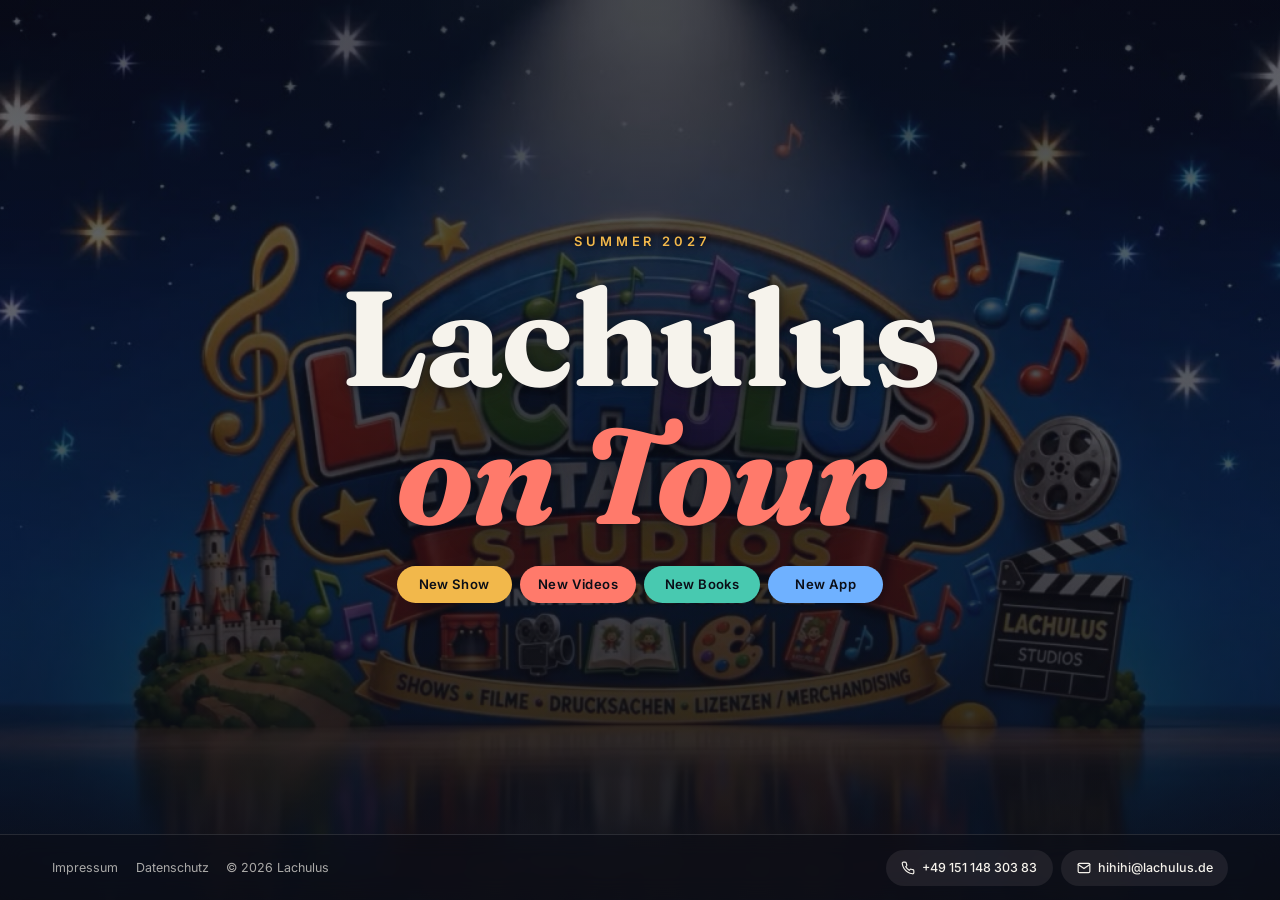
<file: index.html>
<!DOCTYPE html>
<html lang="de">

<head>
  <meta charset="utf-8">
  <meta name="viewport" content="width=device-width, initial-scale=1, viewport-fit=cover">
  <title>Lachulus-On Tour Summer 2027</title>
  <meta name="description"
    content="Lachulus on Tour — Sommer 2027: neue Show, neue Videos, neue Bücher, neue App. Für Anfragen und Kooperationen.">
  <meta name="theme-color" content="#0B0E17">
  <meta name="robots" content="index, follow">
  <link rel="canonical" href="https://www.lachulus.de/">

  <!-- Social-Media-Vorschau: die meisten Besucher kommen über geteilte Links. -->
  <meta property="og:type" content="website">
  <meta property="og:locale" content="de_DE">
  <meta property="og:site_name" content="Lachulus">
  <meta property="og:title" content="Lachulus — On Tour Summer 2027">
  <meta property="og:description"
    content="Neue Show, neue Videos, neue Bücher, neue App — die nächste Staffel von Lachulus startet.">
  <meta property="og:url" content="https://www.lachulus.de/">
  <meta property="og:image" content="https://www.lachulus.de/assets/img/og-image.jpg">
  <meta property="og:image:width" content="1200">
  <meta property="og:image:height" content="630">
  <meta property="og:image:alt" content="Lachulus on Tour — Summer 2027">
  <meta name="twitter:card" content="summary_large_image">

  <link rel="icon" href="assets/img/favicon.svg" type="image/svg+xml">

  <!-- Die lateinischen Schnitte werden garantiert gebraucht: vorladen. -->
  <link rel="preload" href="assets/fonts/fraunces-600-700-latin.woff2" as="font" type="font/woff2" crossorigin>
  <link rel="preload" href="assets/fonts/inter-400-600-latin.woff2" as="font" type="font/woff2" crossorigin>
  <link rel="stylesheet" href="assets/style.css">
</head>

<body>
  <a class="skip-link" href="#kontakt">Zum Kontaktbereich springen</a>

  <main class="stage">

    <!-- Rückfallebene aus dem Entwurf. Immer da, auch ohne Video. -->
    <div class="stage__sky" aria-hidden="true"></div>

    <!--
    Hintergrundvideo: muted, loop, playsinline — wie im Briefing. Rein
    dekorativ, daher aria-hidden und ohne Bedienelemente. Selbst gehostet,
    kein YouTube-Embed, damit kein Cookie-Banner nötig wird.

    KEIN autoplay-Attribut, und das ist Absicht. Mit autoplay startet der
    Browser, sobald er ein paar Sekunden im Puffer hat. Reicht die Leitung
    dann nicht, läuft die Wiedergabe dem Puffer davon und das Video stockt —
    gemessen: 2,7 Mbit/s Datenrate gegen 1–3,5 Mbit/s Leitung, das Video war
    nach 18,9 s geladen und dauert 20 s. Genau daher kam das Ruckeln.

    Stattdessen startet das Skript unten erst, wenn die Datei durchgehend
    gepuffert ist. Bis dahin steht das Posterbild — das ist das erste Bild der
    Schleife, der Übergang ist also unsichtbar. Danach läuft die Schleife aus
    dem Cache und kann gar nicht mehr stocken.

    Die Quellen stehen in data-src statt src, damit der Vorablese-Scanner des
    Browsers nicht schon die grosse Fassung holt, bevor das Skript die
    passende auswählen konnte.

    Neue Dateinamen (-v3): Videos werden dauerhaft zwischengespeichert
    (vercel.json). Ohne neuen Namen bekämen wiederkehrende Besucher die alte
    Fassung.
  -->
    <video class="stage__video" id="bg-video" poster="assets/img/poster-v2.jpg" muted loop playsinline preload="auto"
      disablepictureinpicture tabindex="-1" aria-hidden="true">
      <source id="src-mp4" type="video/mp4" data-src="assets/video/lachulus-loop-v3.mp4"
        data-src-small="assets/video/lachulus-loop-mobile-v3.mp4">
    </video>

    <!-- Ohne JavaScript bleibt oben nur das Posterbild. Inhalt von <noscript>
       wird bei aktivem JavaScript nicht als Markup gelesen, der Scanner holt
       hier also nichts — abgeschaltet spielt die Desktopfassung wie bisher. -->
    <noscript>
      <video class="stage__video" poster="assets/img/poster-v2.jpg" autoplay muted loop playsinline
        disablepictureinpicture tabindex="-1" aria-hidden="true">
        <source src="assets/video/lachulus-loop-v3.mp4" type="video/mp4">
      </video>
    </noscript>

    <script>
      /*
        Wählt die Quelle und startet die Wiedergabe — aber erst dann, wenn sie
        garantiert durchläuft.

        Warum so umständlich: ein Hintergrundvideo, das mitten in der Schleife
        nachlädt, fällt sofort als Ruckeln auf. Der Browser startet von sich
        aus, sobald „genug" im Puffer ist, und schätzt dabei die Leitung
        optimistisch ein. Auf einer schwankenden Verbindung geht das schief.

        Deshalb: erst laden, dann starten. Sobald die Datei einmal vollständig
        da ist, läuft die Schleife aus dem Cache — ab da ist Stocken technisch
        ausgeschlossen.

        Dazu die üblichen Fallstricke beim Autoplay:
          - iOS im Stromsparmodus sperrt es grundsätzlich; erst eine Berührung
            der Seite hebt die Sperre auf.
          - Safari pausiert beim Wechsel in den Hintergrund und startet von
            allein nicht wieder.
      */
      (function () {
        var stage = document.querySelector('.stage');
        var video = document.getElementById('bg-video');
        var mp4 = document.getElementById('src-mp4');
        if (!video || !mp4 || !window.matchMedia) return;

        /* Bewegung reduzieren: die Quelle fliegt raus, bevor sie je ein src
           bekommt — es wird also kein einziges Byte Video geladen. */
        if (matchMedia('(prefers-reduced-motion: reduce)').matches) {
          mp4.remove();
          return;
        }

        var small = matchMedia('(max-width: 820px)').matches;
        var url = small ? mp4.getAttribute('data-src-small') : mp4.getAttribute('data-src');
        mp4.remove();

        /* Safari übernimmt das muted-Attribut nach einem load() nicht
           zuverlässig — und ohne muted verweigert jeder Browser das Abspielen
           ohne Nutzergeste. */
        video.muted = true;
        video.defaultMuted = true;

        var started = false;

        function play() {
          if (!video.paused) return;
          var p = video.play();
          /* Abgelehnte Zusage abfangen, sonst schreibt die Konsole bei jedem
             gesperrten Autoplay einen unbehandelten Fehler. */
          if (p && p.catch) p.catch(function () { });
        }

        function begin() {
          if (started) return;
          started = true;
          play();
        }

        /* Die Datei wird komplett geladen und erst dann abgespielt.

           Der naheliegende Weg — src setzen, autoplay, den Browser puffern
           lassen — geht hier schief, gleich zweimal:

           1. Mit autoplay startet der Browser, sobald er „genug" im Puffer
              wähnt. Auf einer schwankenden Leitung läuft die Wiedergabe dem
              Puffer davon, und das Video stockt. Genau das war der Fehler.
           2. Einfach auf einen vollen Puffer zu warten, hilft nicht: Browser
              brechen das Vorausladen bei einem Video, das nicht läuft,
              bewusst ab. Gemessen war die Datei auch nach 40 Sekunden auf
              einer 3-Mbit-Leitung nie vollständig gepuffert.

           Deshalb wird die Datei per fetch() am Stück geholt und als Blob an
           das Video gegeben. Ab dann liegt sie vollständig im Speicher — die
           Wiedergabe kann technisch nicht mehr nachladen und damit auch nicht
           mehr ruckeln. Bis dahin steht das Posterbild, und das ist das erste
           Bild der Schleife: der Übergang ist unsichtbar.

           Der Browser-Cache greift dabei normal, und weil vercel.json die
           Videos unbefristet zwischenspeichern lässt, fällt der Ladevorgang
           beim zweiten Besuch ganz weg. */
        function playFromMemory() {
          if (!window.fetch || !window.URL || !URL.createObjectURL) return playDirect();
          fetch(url, { credentials: 'same-origin' })
            .then(function (r) {
              if (!r.ok) throw new Error(r.status);
              return r.blob();
            })
            .then(function (blob) {
              video.src = URL.createObjectURL(blob);
              video.load();
              begin();
            })
            .catch(playDirect);
        }

        /* Rückfallebene, falls fetch scheitert: dann eben direkt — lieber ein
           Video, das eventuell nachlädt, als gar keines. */
        var fellBack = false;
        function playDirect() {
          if (fellBack) return;
          fellBack = true;
          video.src = url;
          video.load();
          video.addEventListener('canplay', begin);
          begin();
        }

        ['loadeddata', 'canplay', 'canplaythrough'].forEach(function (ev) {
          video.addEventListener(ev, function () { if (started) play(); });
        });

        /* Läuft das Video, ist die Farbfläche darunter vollständig verdeckt.
           Die Klasse hält deren Animation an und startet den Wechsel zwischen
           heller und abgedunkelter Phase. */
        video.addEventListener('playing', function () {
          if (stage) stage.classList.add('is-playing');
        });
        video.addEventListener('emptied', function () {
          if (stage) stage.classList.remove('is-playing');
        });

        /* Rückkehr aus Hintergrund, Sperrbildschirm oder Vor-/Zurück-Cache:
           nur weiterlaufen lassen, was schon einmal gestartet war. */
        document.addEventListener('visibilitychange', function () {
          if (!document.hidden && started) play();
        });
        window.addEventListener('pageshow', function () { if (started) play(); });

        /* Letzte Rettung für den iOS-Stromsparmodus: die erste Berührung der
           Seite gibt das Abspielen frei. Einmalig und passiv, damit die Geste
           selbst nicht ausgebremst wird. */
        var once = { once: true, passive: true };
        ['touchstart', 'pointerdown', 'keydown'].forEach(function (ev) {
          document.addEventListener(ev, function () { if (started) play(); }, once);
        });

        playFromMemory();
      })();
    </script>

    <div class="stage__scrim" aria-hidden="true"></div>

    <div class="pitch">
      <p class="eyebrow">Summer 2027</p>

      <!-- Zwei Zeilen, bewusst fest umgebrochen: „on Tour" gehört unter
         „Lachulus" und soll nicht mit der Fensterbreite hin und her springen.
         Der Umbruch steckt in .headline .accent { display: block }. -->
      <h1 class="headline">Lachulus <span class="accent">on&nbsp;Tour</span></h1>

      <ul class="badges">
        <li class="badge">New Show</li>
        <li class="badge">New Videos</li>
        <li class="badge">New Books</li>
        <li class="badge">New App</li>
      </ul>
    </div>

    <footer class="footer" id="kontakt">
      <h2 class="visually-hidden">Kontakt und rechtliche Hinweise</h2>
      <div class="footer__inner">

        <nav class="footer__legal" aria-label="Rechtliches">
          <a href="impressum.html">Impressum</a>
          <a href="datenschutz.html">Datenschutz</a>
          <span>&copy; 2026 Lachulus</span>
        </nav>

        <div class="footer__contact">
          <a class="icon-btn" href="tel:+4915114830383" aria-label="Anrufen: plus 49 151 148 303 83">
            <svg viewBox="0 0 24 24" fill="none" stroke="currentColor" stroke-width="2" stroke-linecap="round"
              stroke-linejoin="round" aria-hidden="true">
              <path
                d="M22 16.92v3a2 2 0 0 1-2.18 2 19.79 19.79 0 0 1-8.63-3.07 19.5 19.5 0 0 1-6-6 19.79 19.79 0 0 1-3.07-8.67A2 2 0 0 1 4.11 2h3a2 2 0 0 1 2 1.72c.127.96.361 1.903.7 2.81a2 2 0 0 1-.45 2.11L8.09 9.91a16 16 0 0 0 6 6l1.27-1.27a2 2 0 0 1 2.11-.45c.907.339 1.85.573 2.81.7A2 2 0 0 1 22 16.92z" />
            </svg>
            <span>+49 151 148 303 83</span>
          </a>

          <a class="icon-btn" href="mailto:hihihi@lachulus.de" aria-label="E-Mail schreiben an hihihi@lachulus.de">
            <svg viewBox="0 0 24 24" fill="none" stroke="currentColor" stroke-width="2" stroke-linecap="round"
              stroke-linejoin="round" aria-hidden="true">
              <path d="M22 6c0-1.1-.9-2-2-2H4a2 2 0 0 0-2 2v12a2 2 0 0 0 2 2h16a2 2 0 0 0 2-2V6z" />
              <path d="m22 6-10 7L2 6" />
            </svg>
            <!-- Auf dem Handy wird die Adresse zu „E-Mail" gekürzt, damit die
               Leiste einzeilig und damit schmal bleibt. -->
            <span class="icon-btn__long">hihihi@lachulus.de</span>
            <span class="icon-btn__short">E-Mail</span>
          </a>
        </div>

      </div>
    </footer>

  </main>

</body>

</html>
</file>
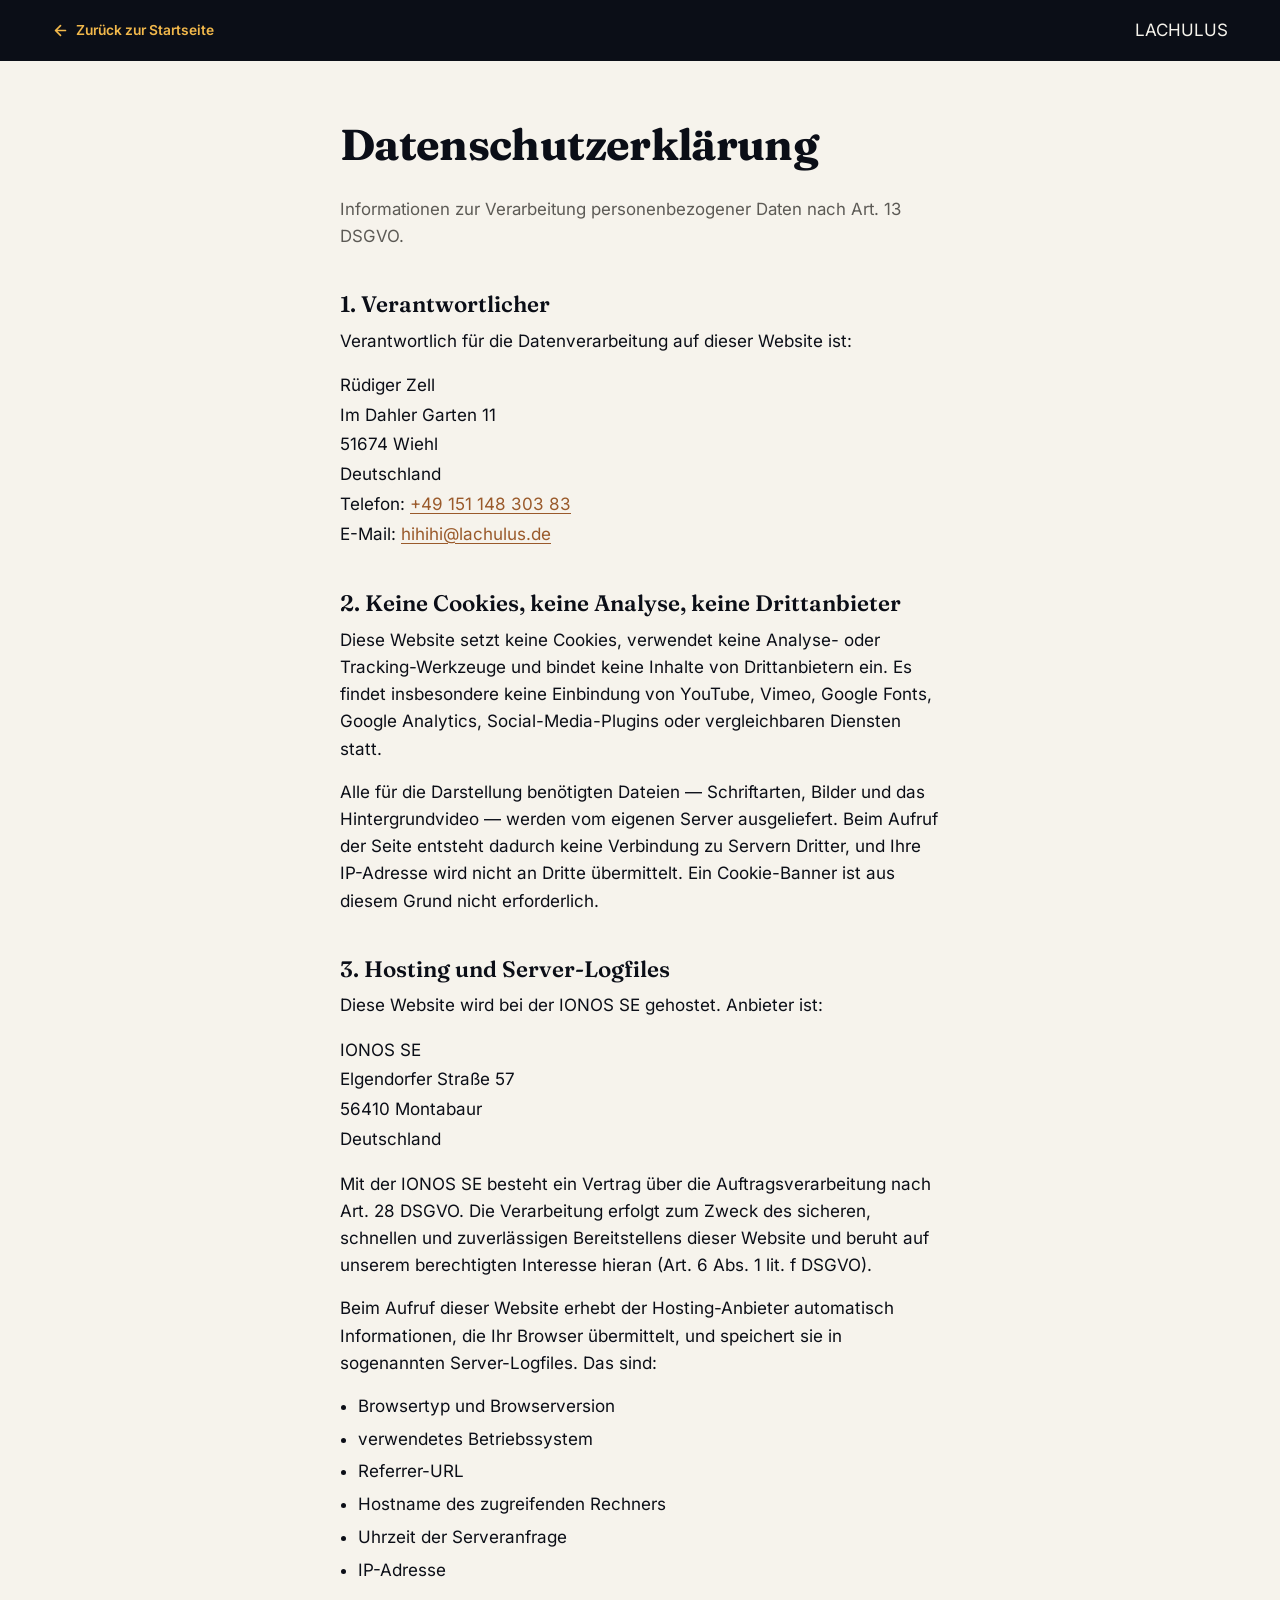
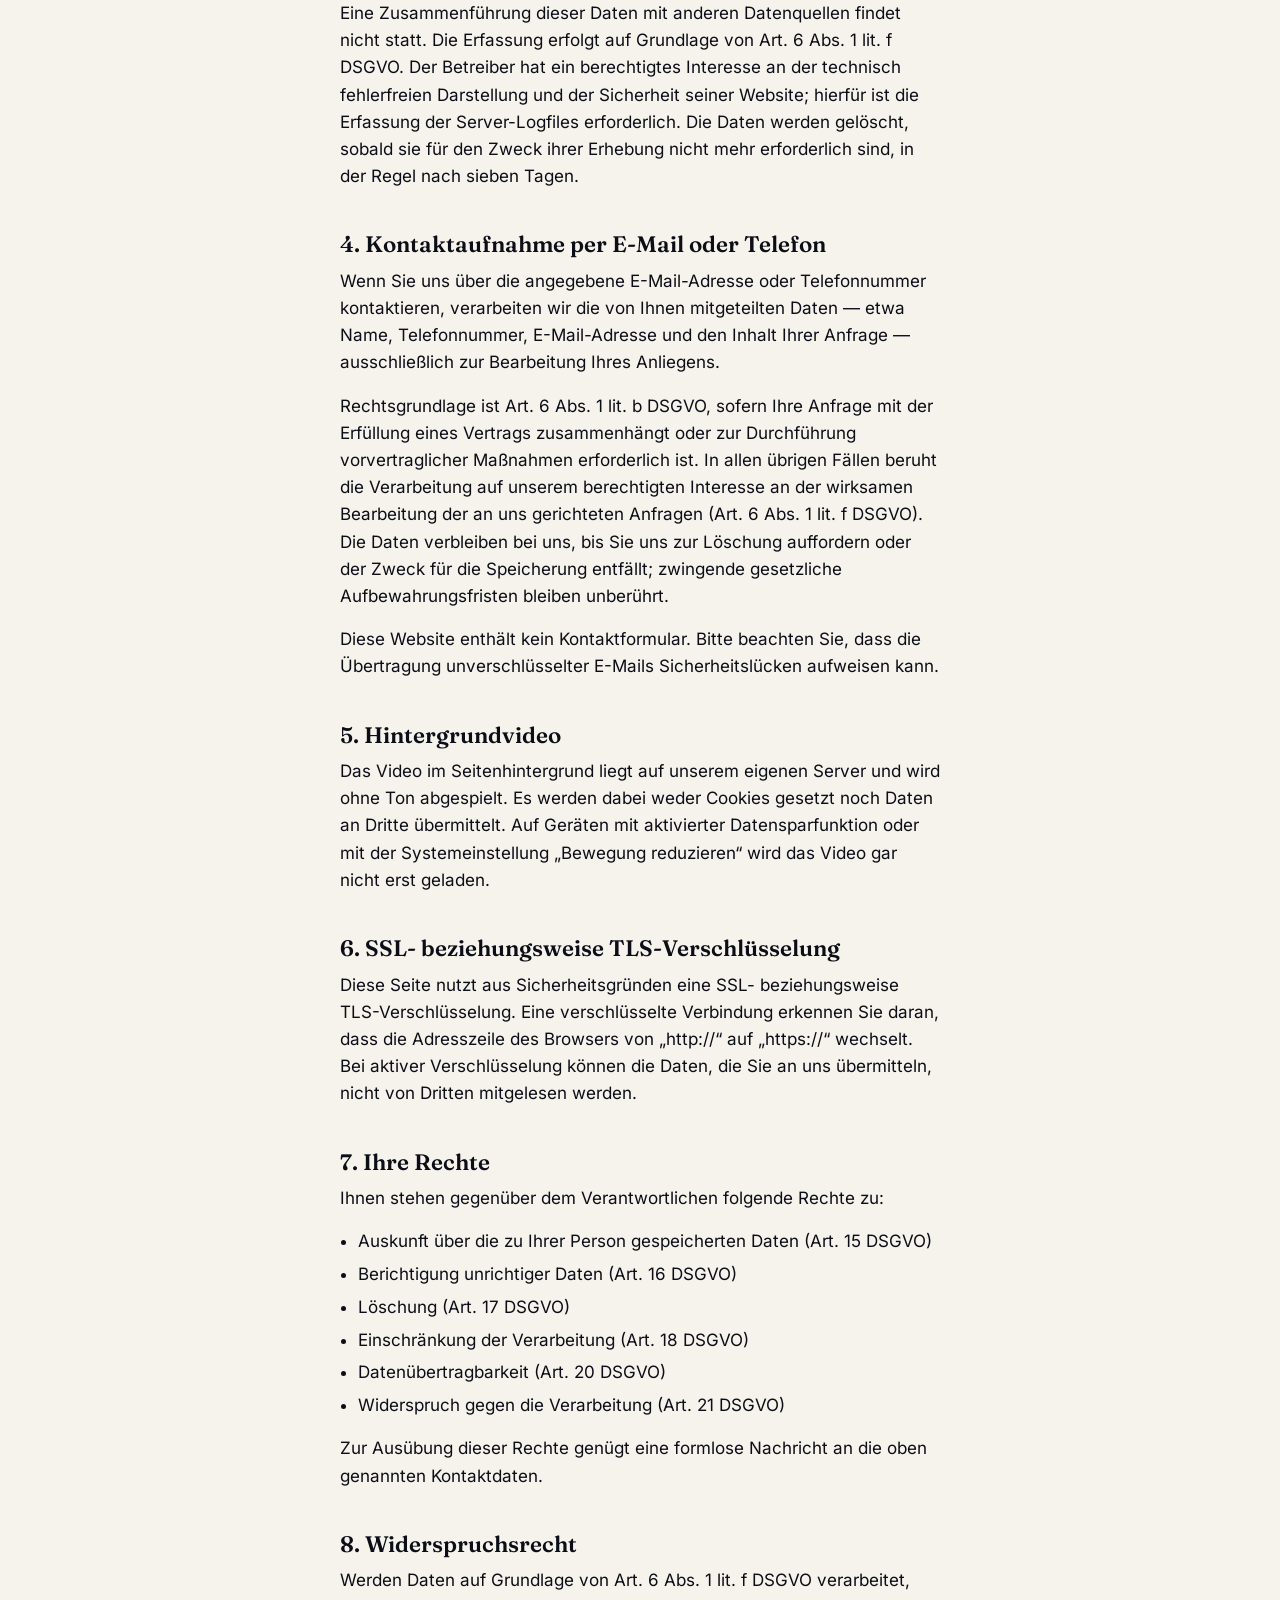
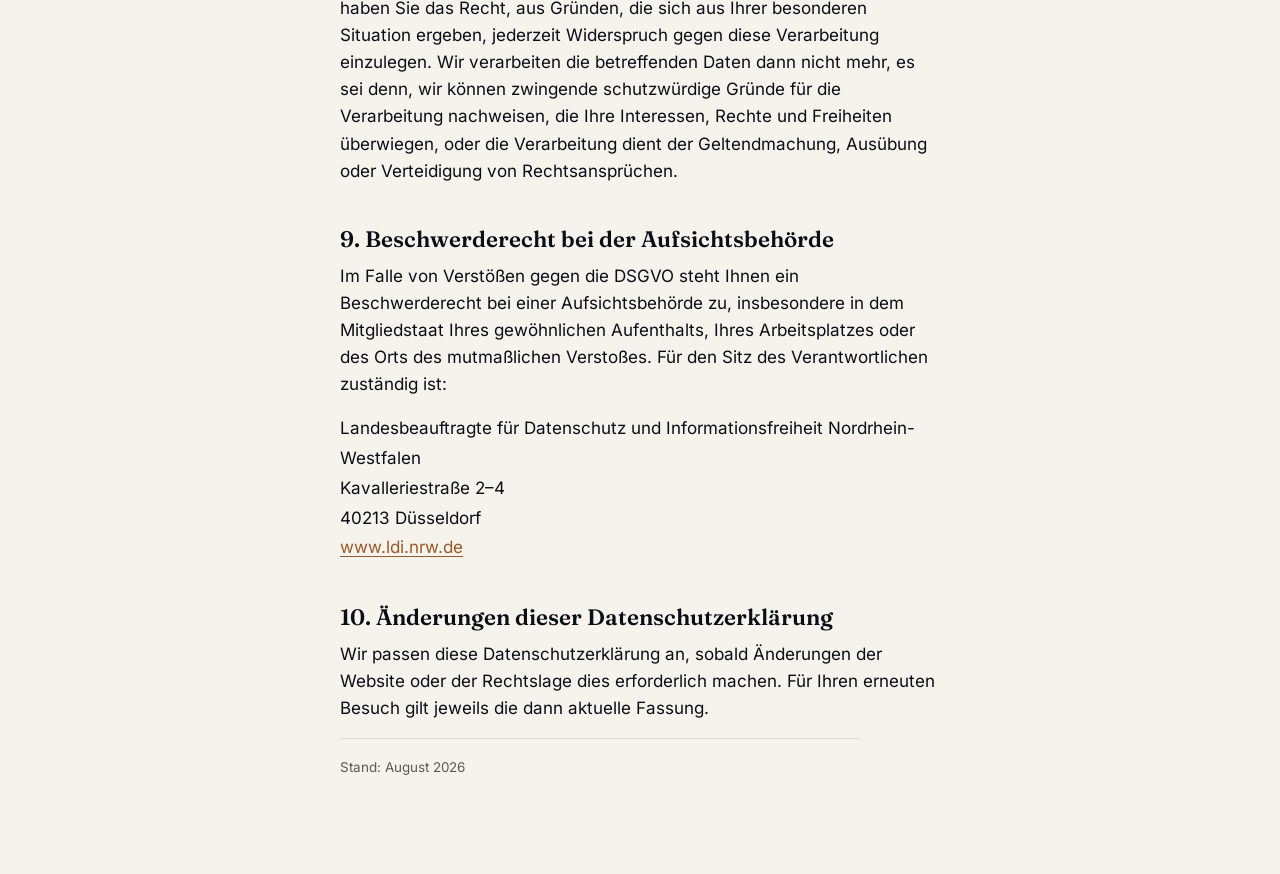
<file: datenschutz.html>
<!DOCTYPE html>
<html lang="de">

<head>
  <meta charset="utf-8">
  <meta name="viewport" content="width=device-width, initial-scale=1, viewport-fit=cover">
  <title>Datenschutzerklärung-Lachulus</title>
  <meta name="description"
    content="Informationen zur Verarbeitung personenbezogener Daten auf lachulus.de nach Art. 13 DSGVO.">
  <meta name="theme-color" content="#0B0E17">
  <meta name="robots" content="index, follow">
  <link rel="icon" href="assets/img/favicon.svg" type="image/svg+xml">
  <link rel="preload" href="assets/fonts/fraunces-600-700-latin.woff2" as="font" type="font/woff2" crossorigin>
  <link rel="preload" href="assets/fonts/inter-400-600-latin.woff2" as="font" type="font/woff2" crossorigin>
  <link rel="stylesheet" href="assets/style.css">
</head>

<body class="doc">

  <header class="doc__bar">
    <a class="doc__back" href="index.html">
      <svg width="17" height="17" viewBox="0 0 24 24" fill="none" stroke="currentColor" stroke-width="2.4"
        stroke-linecap="round" stroke-linejoin="round" aria-hidden="true">
        <path d="M19 12H6M12 19l-7-7 7-7" />
      </svg>
      Zurück zur Startseite
    </a>
    <span class="logo">LACHU<span>LUS</span></span>
  </header>

  <main class="doc__body">
    <h1>Datenschutzerklärung</h1>
    <p class="doc__lead">Informationen zur Verarbeitung personenbezogener Daten nach Art. 13 DSGVO.</p>

    <h2>1. Verantwortlicher</h2>
    <p>Verantwortlich für die Datenverarbeitung auf dieser Website ist:</p>
    <address class="doc__address">
      Rüdiger Zell<br>
      Im Dahler Garten 11<br>
      51674 Wiehl<br>
      Deutschland<br>
      Telefon: <a href="tel:+4915114830383">+49 151 148 303 83</a><br>
      E-Mail: <a href="mailto:hihihi@lachulus.de">hihihi@lachulus.de</a>
    </address>

    <h2>2. Keine Cookies, keine Analyse, keine Drittanbieter</h2>
    <p>
      Diese Website setzt keine Cookies, verwendet keine Analyse- oder Tracking-Werkzeuge und
      bindet keine Inhalte von Drittanbietern ein. Es findet insbesondere keine Einbindung von
      YouTube, Vimeo, Google Fonts, Google Analytics, Social-Media-Plugins oder vergleichbaren
      Diensten statt.
    </p>
    <p>
      Alle für die Darstellung benötigten Dateien — Schriftarten, Bilder und das
      Hintergrundvideo — werden vom eigenen Server ausgeliefert. Beim Aufruf der Seite entsteht
      dadurch keine Verbindung zu Servern Dritter, und Ihre IP-Adresse wird nicht an Dritte
      übermittelt. Ein Cookie-Banner ist aus diesem Grund nicht erforderlich.
    </p>

    <h2>3. Hosting und Server-Logfiles</h2>
    <p>
      Diese Website wird bei der IONOS SE gehostet. Anbieter ist:
    </p>
    <address class="doc__address">
      IONOS SE<br>
      Elgendorfer Straße 57<br>
      56410 Montabaur<br>
      Deutschland
    </address>
    <p>
      Mit der IONOS SE besteht ein Vertrag über die Auftragsverarbeitung nach Art. 28 DSGVO.
      Die Verarbeitung erfolgt zum Zweck des sicheren, schnellen und zuverlässigen Bereitstellens
      dieser Website und beruht auf unserem berechtigten Interesse hieran
      (Art. 6 Abs. 1 lit. f DSGVO).
    </p>
    <p>
      Beim Aufruf dieser Website erhebt der Hosting-Anbieter automatisch Informationen, die Ihr
      Browser übermittelt, und speichert sie in sogenannten Server-Logfiles. Das sind:
    </p>
    <ul>
      <li>Browsertyp und Browserversion</li>
      <li>verwendetes Betriebssystem</li>
      <li>Referrer-URL</li>
      <li>Hostname des zugreifenden Rechners</li>
      <li>Uhrzeit der Serveranfrage</li>
      <li>IP-Adresse</li>
    </ul>
    <p>
      Eine Zusammenführung dieser Daten mit anderen Datenquellen findet nicht statt. Die
      Erfassung erfolgt auf Grundlage von Art. 6 Abs. 1 lit. f DSGVO. Der Betreiber hat ein
      berechtigtes Interesse an der technisch fehlerfreien Darstellung und der Sicherheit
      seiner Website; hierfür ist die Erfassung der Server-Logfiles erforderlich. Die Daten
      werden gelöscht, sobald sie für den Zweck ihrer Erhebung nicht mehr erforderlich sind,
      in der Regel nach sieben Tagen.
    </p>

    <h2>4. Kontaktaufnahme per E-Mail oder Telefon</h2>
    <p>
      Wenn Sie uns über die angegebene E-Mail-Adresse oder Telefonnummer kontaktieren,
      verarbeiten wir die von Ihnen mitgeteilten Daten — etwa Name, Telefonnummer,
      E-Mail-Adresse und den Inhalt Ihrer Anfrage — ausschließlich zur Bearbeitung Ihres
      Anliegens.
    </p>
    <p>
      Rechtsgrundlage ist Art. 6 Abs. 1 lit. b DSGVO, sofern Ihre Anfrage mit der Erfüllung
      eines Vertrags zusammenhängt oder zur Durchführung vorvertraglicher Maßnahmen
      erforderlich ist. In allen übrigen Fällen beruht die Verarbeitung auf unserem
      berechtigten Interesse an der wirksamen Bearbeitung der an uns gerichteten Anfragen
      (Art. 6 Abs. 1 lit. f DSGVO). Die Daten verbleiben bei uns, bis Sie uns zur Löschung
      auffordern oder der Zweck für die Speicherung entfällt; zwingende gesetzliche
      Aufbewahrungsfristen bleiben unberührt.
    </p>
    <p>
      Diese Website enthält kein Kontaktformular. Bitte beachten Sie, dass die Übertragung
      unverschlüsselter E-Mails Sicherheitslücken aufweisen kann.
    </p>

    <h2>5. Hintergrundvideo</h2>
    <p>
      Das Video im Seitenhintergrund liegt auf unserem eigenen Server und wird ohne Ton
      abgespielt. Es werden dabei weder Cookies gesetzt noch Daten an Dritte übermittelt.
      Auf Geräten mit aktivierter Datensparfunktion oder mit der Systemeinstellung „Bewegung
      reduzieren“ wird das Video gar nicht erst geladen.
    </p>

    <h2>6. SSL- beziehungsweise TLS-Verschlüsselung</h2>
    <p>
      Diese Seite nutzt aus Sicherheitsgründen eine SSL- beziehungsweise TLS-Verschlüsselung.
      Eine verschlüsselte Verbindung erkennen Sie daran, dass die Adresszeile des Browsers von
      „http://“ auf „https://“ wechselt. Bei aktiver Verschlüsselung können die Daten, die Sie
      an uns übermitteln, nicht von Dritten mitgelesen werden.
    </p>

    <h2>7. Ihre Rechte</h2>
    <p>Ihnen stehen gegenüber dem Verantwortlichen folgende Rechte zu:</p>
    <ul>
      <li>Auskunft über die zu Ihrer Person gespeicherten Daten (Art. 15 DSGVO)</li>
      <li>Berichtigung unrichtiger Daten (Art. 16 DSGVO)</li>
      <li>Löschung (Art. 17 DSGVO)</li>
      <li>Einschränkung der Verarbeitung (Art. 18 DSGVO)</li>
      <li>Datenübertragbarkeit (Art. 20 DSGVO)</li>
      <li>Widerspruch gegen die Verarbeitung (Art. 21 DSGVO)</li>
    </ul>
    <p>
      Zur Ausübung dieser Rechte genügt eine formlose Nachricht an die oben genannten
      Kontaktdaten.
    </p>

    <h2>8. Widerspruchsrecht</h2>
    <p>
      Werden Daten auf Grundlage von Art. 6 Abs. 1 lit. f DSGVO verarbeitet, haben Sie das
      Recht, aus Gründen, die sich aus Ihrer besonderen Situation ergeben, jederzeit
      Widerspruch gegen diese Verarbeitung einzulegen. Wir verarbeiten die betreffenden Daten
      dann nicht mehr, es sei denn, wir können zwingende schutzwürdige Gründe für die
      Verarbeitung nachweisen, die Ihre Interessen, Rechte und Freiheiten überwiegen, oder die
      Verarbeitung dient der Geltendmachung, Ausübung oder Verteidigung von Rechtsansprüchen.
    </p>

    <h2>9. Beschwerderecht bei der Aufsichtsbehörde</h2>
    <p>
      Im Falle von Verstößen gegen die DSGVO steht Ihnen ein Beschwerderecht bei einer
      Aufsichtsbehörde zu, insbesondere in dem Mitgliedstaat Ihres gewöhnlichen Aufenthalts,
      Ihres Arbeitsplatzes oder des Orts des mutmaßlichen Verstoßes. Für den Sitz des
      Verantwortlichen zuständig ist:
    </p>
    <address class="doc__address">
      Landesbeauftragte für Datenschutz und Informationsfreiheit Nordrhein-Westfalen<br>
      Kavalleriestraße 2–4<br>
      40213 Düsseldorf<br>
      <a href="https://www.ldi.nrw.de" rel="noopener noreferrer" target="_blank">www.ldi.nrw.de</a>
    </address>

    <h2>10. Änderungen dieser Datenschutzerklärung</h2>
    <p>
      Wir passen diese Datenschutzerklärung an, sobald Änderungen der Website oder der
      Rechtslage dies erforderlich machen. Für Ihren erneuten Besuch gilt jeweils die dann
      aktuelle Fassung.
    </p>

    <p class="doc__updated">Stand: August 2026</p>
  </main>

</body>

</html>
</file>
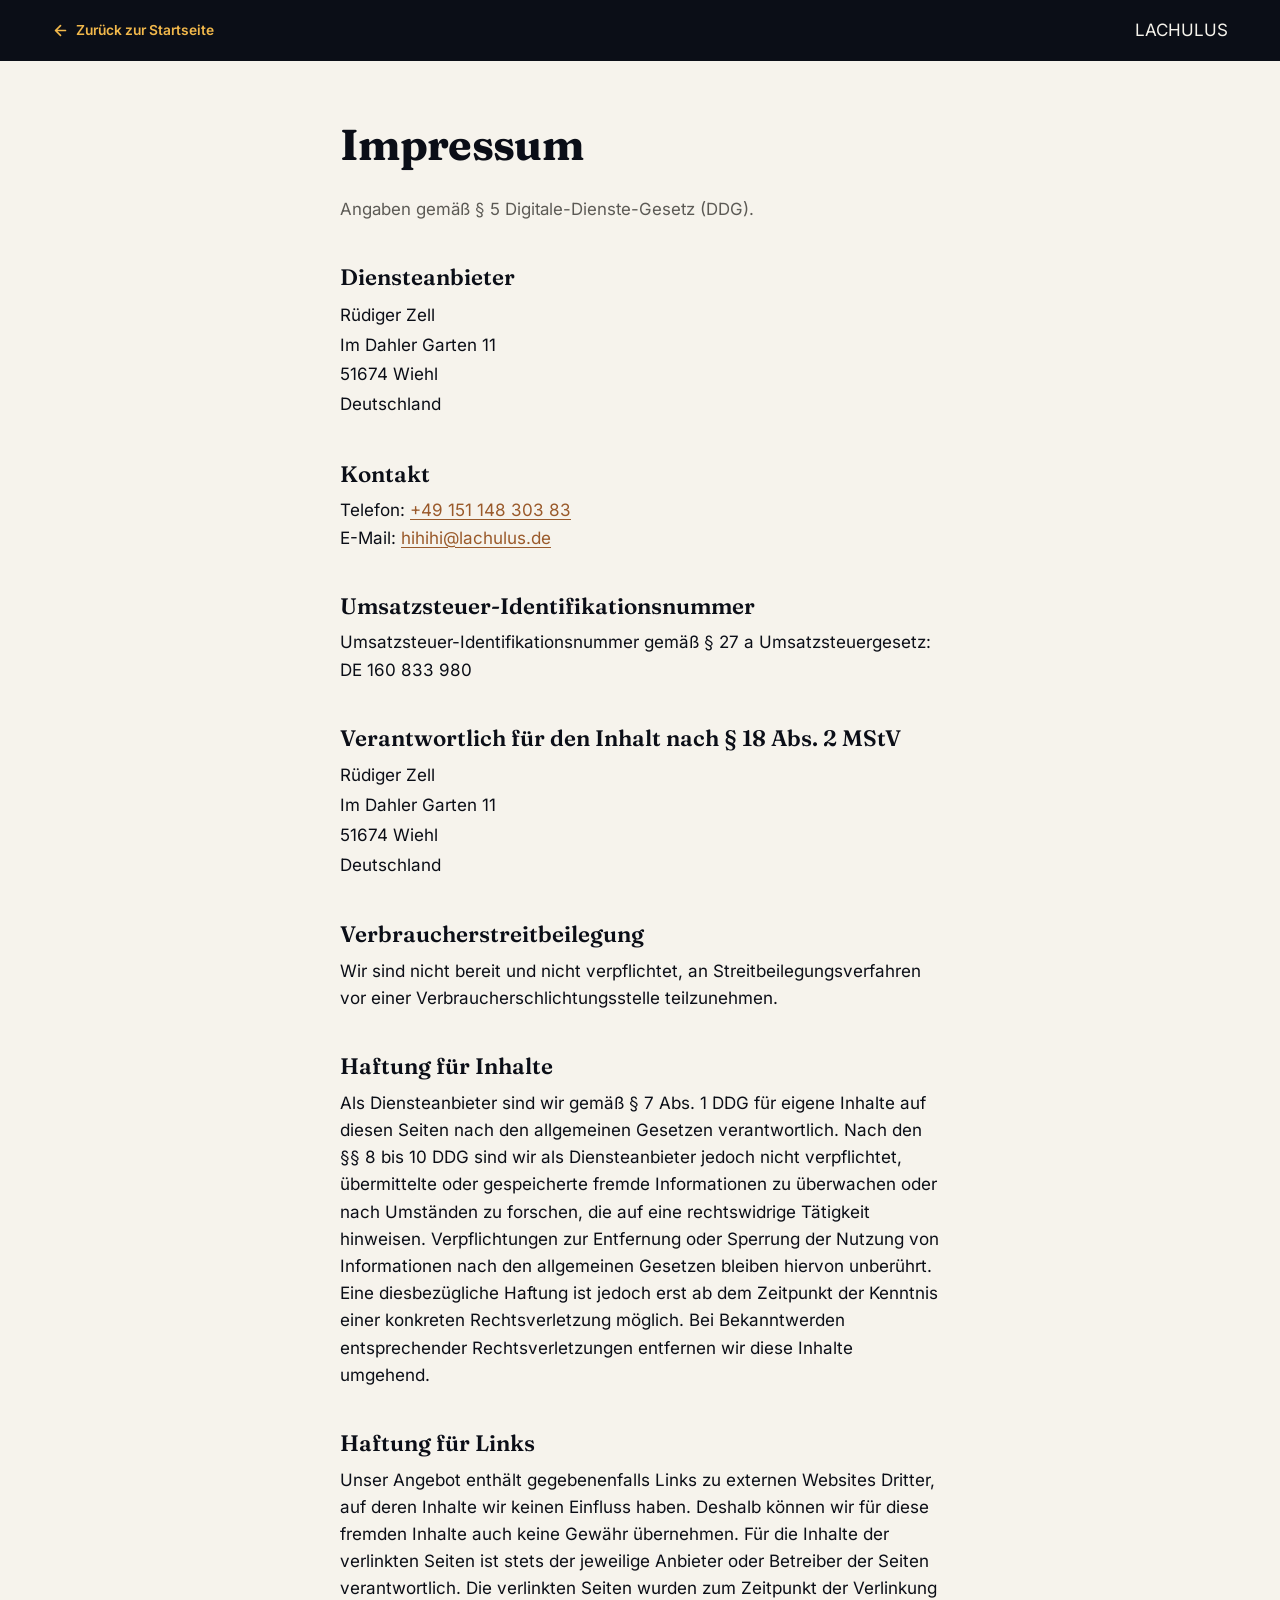
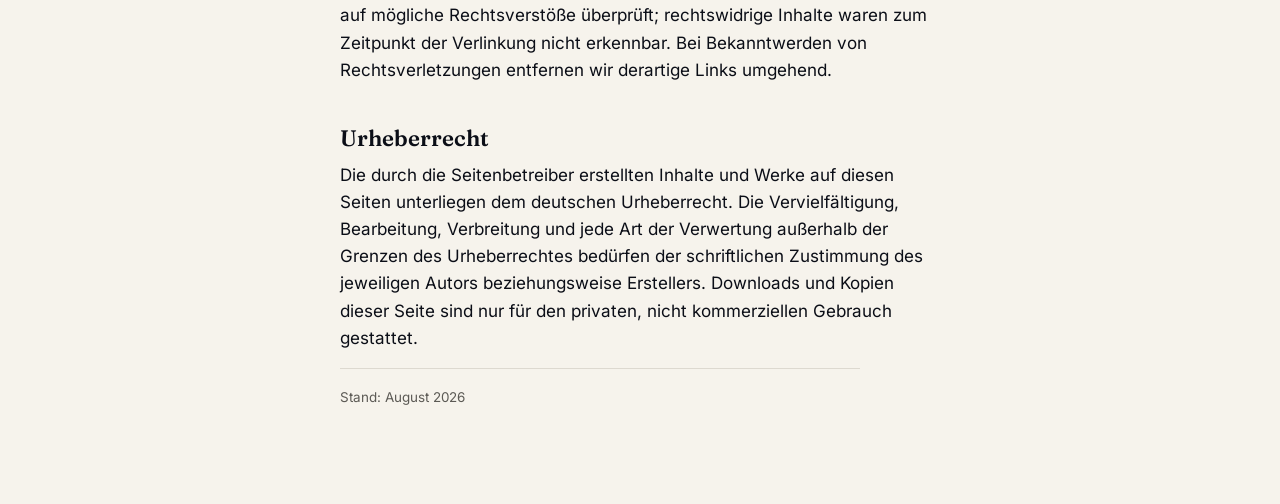
<file: impressum.html>
<!DOCTYPE html>
<html lang="de">

<head>
  <meta charset="utf-8">
  <meta name="viewport" content="width=device-width, initial-scale=1, viewport-fit=cover">
  <title>Impressum-Lachulus</title>
  <meta name="description"
    content="Anbieterkennzeichnung nach § 5 Digitale-Dienste-Gesetz (DDG) für die Website lachulus.de.">
  <meta name="theme-color" content="#0B0E17">
  <meta name="robots" content="index, follow">
  <link rel="icon" href="assets/img/favicon.svg" type="image/svg+xml">
  <link rel="preload" href="assets/fonts/fraunces-600-700-latin.woff2" as="font" type="font/woff2" crossorigin>
  <link rel="preload" href="assets/fonts/inter-400-600-latin.woff2" as="font" type="font/woff2" crossorigin>
  <link rel="stylesheet" href="assets/style.css">
</head>

<body class="doc">

  <header class="doc__bar">
    <a class="doc__back" href="index.html">
      <svg width="17" height="17" viewBox="0 0 24 24" fill="none" stroke="currentColor" stroke-width="2.4"
        stroke-linecap="round" stroke-linejoin="round" aria-hidden="true">
        <path d="M19 12H6M12 19l-7-7 7-7" />
      </svg>
      Zurück zur Startseite
    </a>
    <span class="logo">LACHU<span>LUS</span></span>
  </header>

  <main class="doc__body">
    <h1>Impressum</h1>
    <p class="doc__lead">Angaben gemäß § 5 Digitale-Dienste-Gesetz (DDG).</p>

    <h2>Diensteanbieter</h2>
    <address class="doc__address">
      Rüdiger Zell<br>
      Im Dahler Garten 11<br>
      51674 Wiehl<br>
      Deutschland
    </address>

    <h2>Kontakt</h2>
    <p>
      Telefon: <a href="tel:+4915114830383">+49 151 148 303 83</a><br>
      E-Mail: <a href="mailto:hihihi@lachulus.de">hihihi@lachulus.de</a>
    </p>

    <h2>Umsatzsteuer-Identifikationsnummer</h2>
    <p>
      Umsatzsteuer-Identifikationsnummer gemäß § 27 a Umsatzsteuergesetz:<br>
      DE 160 833 980
    </p>

    <h2>Verantwortlich für den Inhalt nach § 18 Abs. 2 MStV</h2>
    <address class="doc__address">
      Rüdiger Zell<br>
      Im Dahler Garten 11<br>
      51674 Wiehl<br>
      Deutschland
    </address>

    <h2>Verbraucherstreitbeilegung</h2>
    <p>
      Wir sind nicht bereit und nicht verpflichtet, an Streitbeilegungsverfahren vor einer
      Verbraucherschlichtungsstelle teilzunehmen.
    </p>

    <h2>Haftung für Inhalte</h2>
    <p>
      Als Diensteanbieter sind wir gemäß § 7 Abs. 1 DDG für eigene Inhalte auf diesen Seiten
      nach den allgemeinen Gesetzen verantwortlich. Nach den §§ 8 bis 10 DDG sind wir als
      Diensteanbieter jedoch nicht verpflichtet, übermittelte oder gespeicherte fremde
      Informationen zu überwachen oder nach Umständen zu forschen, die auf eine rechtswidrige
      Tätigkeit hinweisen. Verpflichtungen zur Entfernung oder Sperrung der Nutzung von
      Informationen nach den allgemeinen Gesetzen bleiben hiervon unberührt. Eine diesbezügliche
      Haftung ist jedoch erst ab dem Zeitpunkt der Kenntnis einer konkreten Rechtsverletzung
      möglich. Bei Bekanntwerden entsprechender Rechtsverletzungen entfernen wir diese Inhalte
      umgehend.
    </p>

    <h2>Haftung für Links</h2>
    <p>
      Unser Angebot enthält gegebenenfalls Links zu externen Websites Dritter, auf deren Inhalte
      wir keinen Einfluss haben. Deshalb können wir für diese fremden Inhalte auch keine Gewähr
      übernehmen. Für die Inhalte der verlinkten Seiten ist stets der jeweilige Anbieter oder
      Betreiber der Seiten verantwortlich. Die verlinkten Seiten wurden zum Zeitpunkt der
      Verlinkung auf mögliche Rechtsverstöße überprüft; rechtswidrige Inhalte waren zum
      Zeitpunkt der Verlinkung nicht erkennbar. Bei Bekanntwerden von Rechtsverletzungen entfernen
      wir derartige Links umgehend.
    </p>

    <h2>Urheberrecht</h2>
    <p>
      Die durch die Seitenbetreiber erstellten Inhalte und Werke auf diesen Seiten unterliegen dem
      deutschen Urheberrecht. Die Vervielfältigung, Bearbeitung, Verbreitung und jede Art der
      Verwertung außerhalb der Grenzen des Urheberrechtes bedürfen der schriftlichen Zustimmung
      des jeweiligen Autors beziehungsweise Erstellers. Downloads und Kopien dieser Seite sind nur
      für den privaten, nicht kommerziellen Gebrauch gestattet.
    </p>

    <p class="doc__updated">Stand: August 2026</p>
  </main>

</body>

</html>
</file>
<file: assets/style.css>
/* =========================================================================
   Lachulus on Tour — Landingpage

   Farbwelt, Schrift und Aufbau folgen dem Entwurf
   `lachulus-landingpage-entwurf.html`. Übernommen sind Mitternachtsblau als
   Grund, das warme Off-White, die vier Akzente (Gold, Koralle, Türkis,
   Himmel), Fraunces für Display und Inter für den Fließtext.

   Verfeinert wurden nur Details, die der Entwurf offen liess: eine kräftigere
   Headline, ein Deckel über die Viewport-Höhe, damit die Seite auf jedem
   Fenster auf einen Bildschirm passt, und die Sicherheitsabstände für Geräte
   mit Aussparung.

   Schriften sind selbst gehostet statt von Google geladen — der Entwurf
   verlinkt fonts.googleapis.com, was das LG München I 2022 als
   DSGVO-Verstoß gewertet hat (Az. 3 O 17493/20).
   ========================================================================= */

/* --- Webfonts ---------------------------------------------------------- */
@font-face {
  font-family: 'Fraunces';
  font-style: normal;
  font-weight: 600 700;
  font-display: swap;
  src: url('fonts/fraunces-600-700-latin.woff2') format('woff2');
  unicode-range: U+0000-00FF, U+0131, U+0152-0153, U+02BB-02BC, U+02C6, U+02DA, U+02DC, U+0304, U+0308, U+0329, U+2000-206F, U+20AC, U+2122, U+2191, U+2193, U+2212, U+2215, U+FEFF, U+FFFD;
}
@font-face {
  font-family: 'Fraunces';
  font-style: normal;
  font-weight: 600 700;
  font-display: swap;
  src: url('fonts/fraunces-600-700-latin-ext.woff2') format('woff2');
  unicode-range: U+0100-02BA, U+02BD-02C5, U+02C7-02CC, U+02CE-02D7, U+02DD-02FF, U+0304, U+0308, U+0329, U+1D00-1DBF, U+1E00-1E9F, U+1EF2-1EFF, U+2020, U+20A0-20AB, U+20AD-20C0, U+2113, U+2C60-2C7F, U+A720-A7FF;
}
@font-face {
  font-family: 'Fraunces';
  font-style: italic;
  font-weight: 600 700;
  font-display: swap;
  src: url('fonts/fraunces-italic-600-700-latin.woff2') format('woff2');
  unicode-range: U+0000-00FF, U+0131, U+0152-0153, U+02BB-02BC, U+02C6, U+02DA, U+02DC, U+0304, U+0308, U+0329, U+2000-206F, U+20AC, U+2122, U+2191, U+2193, U+2212, U+2215, U+FEFF, U+FFFD;
}
@font-face {
  font-family: 'Fraunces';
  font-style: italic;
  font-weight: 600 700;
  font-display: swap;
  src: url('fonts/fraunces-italic-600-700-latin-ext.woff2') format('woff2');
  unicode-range: U+0100-02BA, U+02BD-02C5, U+02C7-02CC, U+02CE-02D7, U+02DD-02FF, U+0304, U+0308, U+0329, U+1D00-1DBF, U+1E00-1E9F, U+1EF2-1EFF, U+2020, U+20A0-20AB, U+20AD-20C0, U+2113, U+2C60-2C7F, U+A720-A7FF;
}
@font-face {
  font-family: 'Inter';
  font-style: normal;
  font-weight: 400 600;
  font-display: swap;
  src: url('fonts/inter-400-600-latin.woff2') format('woff2');
  unicode-range: U+0000-00FF, U+0131, U+0152-0153, U+02BB-02BC, U+02C6, U+02DA, U+02DC, U+0304, U+0308, U+0329, U+2000-206F, U+20AC, U+2122, U+2191, U+2193, U+2212, U+2215, U+FEFF, U+FFFD;
}
@font-face {
  font-family: 'Inter';
  font-style: normal;
  font-weight: 400 600;
  font-display: swap;
  src: url('fonts/inter-400-600-latin-ext.woff2') format('woff2');
  unicode-range: U+0100-02BA, U+02BD-02C5, U+02C7-02CC, U+02CE-02D7, U+02DD-02FF, U+0304, U+0308, U+0329, U+1D00-1DBF, U+1E00-1E9F, U+1EF2-1EFF, U+2020, U+20A0-20AB, U+20AD-20C0, U+2113, U+2C60-2C7F, U+A720-A7FF;
}

/* --- Tokens (aus dem Entwurf) ------------------------------------------ */
:root {
  --bg:        #0B0E17;
  --bg-2:      #12172A;
  --gold:      #F2B84B;
  --coral:     #FF7A6B;
  --teal:      #48C9B0;
  --sky:       #6FB1FF;
  --text:      #F6F3EC;
  --text-dim:  rgba(246, 243, 236, .68);
  --hairline:  rgba(246, 243, 236, .18);

  --scrim: 11, 14, 23;

  --font-display: 'Fraunces', Georgia, 'Times New Roman', serif;
  --font-body:    'Inter', -apple-system, BlinkMacSystemFont, 'Segoe UI', Roboto, sans-serif;

  --pad:    clamp(1.15rem, 5vw, 3.25rem);
  --radius: 30px;
}

/* --- Grundlagen -------------------------------------------------------- */
*, *::before, *::after { box-sizing: border-box; }

/* Kein overflow-x auf html: das macht das Wurzelelement zum Scroll-Container
   und lässt die Viewport-Einheiten in manchen Browsern kleiner ausfallen als
   den sichtbaren Bereich. Seitliches Überlaufen verhindern stattdessen
   grid-template-columns: 100%, min-width: 0 und die max-width-Regeln. */
html { -webkit-text-size-adjust: 100%; }

body {
  margin: 0;
  min-height: 100%;
  background: var(--bg);
  color: var(--text);
  font-family: var(--font-body);
  font-size: clamp(1rem, .95rem + .2vw, 1.0625rem);
  line-height: 1.6;
  -webkit-font-smoothing: antialiased;
}

img, svg, video { display: block; max-width: 100%; }

a { color: inherit; }

:where(a, button):focus-visible {
  outline: 2px solid var(--gold);
  outline-offset: 3px;
  border-radius: 4px;
}

.visually-hidden {
  position: absolute;
  width: 1px; height: 1px;
  margin: -1px; padding: 0;
  overflow: hidden;
  clip-path: inset(50%);
  white-space: nowrap;
}

.skip-link {
  position: absolute;
  top: .6rem; left: .6rem;
  z-index: 20;
  transform: translateY(-160%);
  padding: .7rem 1.1rem;
  border-radius: var(--radius);
  background: var(--gold);
  color: var(--bg);
  font-weight: 600;
  text-decoration: none;
  transition: transform .18s ease;
}
.skip-link:focus { transform: translateY(0); }

/* =========================================================================
   Bühne — der Vollbild-Videohintergrund
   ========================================================================= */
.stage {
  position: relative;
  isolation: isolate;
  display: grid;
  /* minmax(0, 1fr) statt 1fr: eine reine 1fr-Zeile wird nie kleiner als ihr
     Inhalt. Auf niedrigen Fenstern wüchse die Bühne sonst über die
     Bildschirmhöhe hinaus, die Seite bekäme eine Bildlaufleiste, und der CTA
     spränge beim Klick auf #kontakt in diesen Rest hinein. */
  /* Zwei Zeilen: Headline-Block (dehnbar) und Fußleiste. Die Kopfzeile ist
     entfallen — bliebe hier eine dritte auto-Zeile stehen, rutschte der
     Headline-Block in die Kopfzeilen-Zeile und die Fußleiste in die dehnbare. */
  grid-template-rows: minmax(0, 1fr) auto;
  grid-template-columns: 100%;
  width: 100%;
  /* Drei Stufen, absteigend nach Alter des Browsers. Entscheidend ist die
     letzte: dvh ist immer genau der sichtbare Bereich. */
  min-height: 100vh;
  min-height: 100svh;
  min-height: 100dvh;
  /* clip statt hidden — der Unterschied ist entscheidend: „hidden" macht die
     Bühne zu einem Scroll-Container. Die verborgene Fußleiste liegt ausserhalb
     dieses Kastens, und der Sprung auf #kontakt scrollt dann die Bühne selbst
     dorthin — das Logo wandert oben aus dem Bild. „clip" schneidet genauso ab,
     erzeugt aber gar keinen Scroll-Container. */
  overflow: hidden;
  overflow: clip;
}

/* Rasterkinder dürfen das Raster nicht aufspannen: sonst wird die Spalte
   breiter als der Viewport und die ganze Seite scrollt seitlich. */
.stage > * { min-width: 0; }

/* Ebene 1 — Rückfallebene bis das Video spielt. Der Farbverlauf stammt aus
   dem Entwurf und bleibt als Platzhalter erhalten. */
.stage__sky {
  position: absolute;
  inset: 0;
  z-index: -3;
  overflow: hidden;
  overflow: clip;
  background: linear-gradient(135deg, #171C2F, #0B0E17 70%);
}

/* Die drei Farbwolken liegen auf einer eigenen, bewusst zu grossen Ebene und
   werden per transform verschoben.

   Vorher lief die Bewegung über background-position. Das lässt sich nicht an
   den Compositor auslagern: der Hauptthread muss bei jedem einzelnen Bild die
   vollflächige Fläche neu berechnen und zeichnen. Gemessen waren das 466
   Stil-Neuberechnungen in acht Sekunden — 60 pro Sekunde, also bei jedem Bild
   — und genau davon kam das Ruckeln, das man dem Video ansah. Eine
   transform-Animation kostet den Hauptthread nichts. */
.stage__sky::before {
  content: "";
  position: absolute;
  inset: -20%;
  background:
    radial-gradient(circle at 20% 20%, rgba(255, 122, 107, .35), transparent 45%),
    radial-gradient(circle at 80% 30%, rgba(111, 177, 255, .30), transparent 50%),
    radial-gradient(circle at 50% 85%, rgba(72, 201, 176, .30), transparent 55%);
  animation: drift 18s ease-in-out infinite;
}

@keyframes drift {
  0%   { transform: translate3d(0, 0, 0); }
  50%  { transform: translate3d(7%, 5%, 0); }
  100% { transform: translate3d(0, 0, 0); }
}

/* Sobald das Video läuft, ist diese Fläche vollständig verdeckt — dann braucht
   sich dort auch nichts mehr zu bewegen. Die Klasse setzt das Skript in
   index.html. */
.stage.is-playing .stage__sky::before { animation: none; }

/* Ebene 2 — das Video. Dauerhaft sichtbar: bis das erste Bild dekodiert ist,
   zeigt das Element von sich aus das poster-Bild, eine Einblendung per
   JavaScript ist dafür nicht nötig. Fehlt das Video, scheint der Farbverlauf
   darunter durch. */
.stage__video {
  position: absolute;
  inset: 0;
  z-index: -2;
  width: 100%;
  height: 100%;
  object-fit: cover;
  pointer-events: none;
}

/* Ebene 3 — Abdunklung. Verlauf aus dem Entwurf, ergänzt um eine sehr weiche
   Aufhellungsbremse in der Mitte, damit die Headline auch über hellen
   Videobildern sicher lesbar bleibt. */
.stage__scrim {
  position: absolute;
  inset: 0;
  z-index: -1;
  pointer-events: none;
  background:
    /* Kräftiger als im Entwurf: das gelieferte Video trägt in der Bildmitte
       selbst Schrift (den Studio-Schriftzug). Ohne diese Abdunklung liegt
       Text auf Text. Sobald ein ruhigerer Hintergrundclip vorliegt, können
       die drei Werte wieder Richtung .42 / .20 / 0 zurückgenommen werden. */
    radial-gradient(125% 88% at 50% 47%,
      rgba(var(--scrim), .78) 0%,
      rgba(var(--scrim), .55) 45%,
      rgba(var(--scrim), .18) 78%,
      rgba(var(--scrim), 0) 100%),
    linear-gradient(180deg,
      rgba(var(--scrim), .55) 0%,
      rgba(var(--scrim), .15) 30%,
      rgba(var(--scrim), .35) 65%,
      rgba(var(--scrim), .92) 100%);
}

/* --- Der Blick auf die Zeichentrickwelt ---------------------------------
   Die Abdunklung oben ist der Ruhezustand: ohne Video, ohne JavaScript und
   bei „Bewegung reduzieren" bleibt es genau dabei, damit die Schrift immer
   lesbar ist.

   Läuft das Video, wird die Abdunklung im Takt zurückgenommen, damit man den
   Clip sieht, wie er geliefert wurde:

       0 – 3 s    hell, fast ohne Schleier
       3 – 4 s    dunkelt ab
       4 – 14 s   abgedunkelt wie bisher
      14 – 15 s   hellt wieder auf, danach von vorn

   Animiert wird ausschliesslich opacity. Das läuft auf dem Compositor und
   kostet den Hauptthread nichts — anders als die frühere Animation über
   background-position, die genau dafür verantwortlich war, dass das Video
   geruckelt hat. */
.stage.is-playing .stage__scrim {
  animation: reveal 15s ease-in-out infinite;
  /* Nur solange wirklich animiert wird: dann legt der Browser die Fläche auf
     eine eigene Ebene und der Wechsel läuft auf der Grafikeinheit statt auf
     dem Hauptthread. Dauerhaft gesetzt würde die Ebene unnötig Speicher
     belegen. */
  will-change: opacity;
}

@keyframes reveal {
  0%     { opacity: .15; }
  20%    { opacity: .15; }
  26.7%  { opacity: 1; }
  93.3%  { opacity: 1; }
  100%   { opacity: .15; }
}

/* Kopfzeile, Wortmarke und Fließtext-Block sind auf Wunsch aus dem Markup
   entfernt (.masthead/.top-tag, .logo, .subline, .cta-row/.btn). Die Regeln
   dazu sind mit entfernt; die alte Fassung steht in der Git-Historie. */


/* =========================================================================
   Headline-Block
   ========================================================================= */
.pitch {
  display: flex;
  flex-direction: column;
  align-items: center;
  justify-content: center;
  gap: clamp(.55rem, 1.9vh, 1.15rem);
  padding: clamp(.5rem, 1.6vh, 1rem) var(--pad);
  text-align: center;
}

.eyebrow {
  margin: 0;
  color: var(--gold);
  /* Muss auch in der hellen Phase über dem Zeichentrickbild stehen: enger
     dunkler Saum plus weicher Schein, sonst geht Gold auf Gold unter. */
  text-shadow:
    0 0 4px rgba(var(--scrim), .95),
    0 1px 16px rgba(var(--scrim), .9);
  font-size: clamp(.7rem, .65rem + .2vw, .82rem);
  font-weight: 600;
  letter-spacing: .3em;
  text-transform: uppercase;
  text-indent: .3em;
}

.headline {
  margin: 0;
  /* Nur noch „Lachulus" steht in einer Zeile — acht Zeichen, plus etwas Luft
     für die kursive Auszeichnung darunter. */
  max-width: min(12ch, 100%);
  font-family: var(--font-display);
  font-weight: 700;
  /* Der Entwurf deckelt bei 92px. Etwas kräftiger, aber zusätzlich über die
     Höhe gedeckelt. Der Höhendeckel ist jetzt strenger als vorher: die
     Headline steht immer auf zwei Zeilen, zählt also doppelt. */
  font-size: clamp(2.7rem, min(11vw, 15vh), 8.5rem);
  line-height: 1.02;
  letter-spacing: -.015em;
  /* Weicher Schein für die dunkle Phase, enger Saum für die helle. */
  text-shadow:
    0 0 6px rgba(var(--scrim), .55),
    0 2px 28px rgba(var(--scrim), .55);
}

/* Erzwingt den Umbruch: „on Tour" steht immer unter „Lachulus", unabhängig
   von der Fensterbreite. */
.headline .accent {
  display: block;
  color: var(--coral);
  font-style: italic;
}

.subline {
  margin: 0;
  max-width: 35rem;
  color: var(--text-dim);
  font-size: clamp(.9rem, .85rem + .35vw, 1.125rem);
  line-height: 1.5;
  text-wrap: pretty;
}

/* Vier gleichrangige Neuheiten, je ein Akzent — wie im Entwurf.
   Raster statt Flex: vier gleich breite Spalten, die sich alle an der
   längsten Beschriftung („New Videos“) ausrichten. Damit sind die vier
   Schilder exakt gleich gross statt jeweils so breit wie ihr eigener Text. */
.badges {
  display: grid;
  grid-template-columns: repeat(4, 1fr);
  justify-content: center;
  gap: .55rem;
  margin: .25rem 0 0;
  padding: 0;
  list-style: none;
  max-width: min(42rem, 100%);
}

.badge {
  display: flex;
  align-items: center;
  justify-content: center;
  padding: .5rem 1.1rem;
  border-radius: var(--radius);
  color: var(--bg);
  font-size: clamp(.76rem, .72rem + .18vw, .82rem);
  font-weight: 600;
  letter-spacing: .03em;
  white-space: nowrap;
  text-align: center;
}
.badge:nth-child(1) { background: var(--gold); }
.badge:nth-child(2) { background: var(--coral); }
.badge:nth-child(3) { background: var(--teal); }
.badge:nth-child(4) { background: var(--sky); }

.cta-row {
  display: flex;
  flex-wrap: wrap;
  justify-content: center;
  gap: .8rem;
  margin-top: clamp(.5rem, 1.8vh, 1.15rem);
}

.btn {
  display: inline-flex;
  align-items: center;
  gap: .55rem;
  padding: .85rem 1.85rem;
  border: 1px solid transparent;
  border-radius: 40px;
  font-size: clamp(.86rem, .82rem + .18vw, .95rem);
  font-weight: 600;
  text-decoration: none;
  white-space: nowrap;
  transition: transform .15s ease, background .15s ease, border-color .15s ease, color .15s ease;
}
.btn:hover { transform: translateY(-2px); }
.btn svg { flex: none; }

.btn--primary {
  background: var(--text);
  color: var(--bg);
}
.btn--primary:hover { background: var(--gold); }

/* Zweitbutton („Mehr erfahren") aus dem Entwurf. Das Briefing nennt unter
   „Headline-Block" ausdrücklich nur einen CTA, deshalb steht er nicht im
   Markup. Die Regeln bleiben stehen, damit er sich mit einer Zeile HTML
   zurückholen lässt. */
.btn--ghost {
  background: transparent;
  color: var(--text);
  border-color: rgba(246, 243, 236, .4);
}
.btn--ghost:hover { border-color: var(--text); background: rgba(246, 243, 236, .1); }

/* =========================================================================
   Fußleiste
   ========================================================================= */
/* Dünne Leiste am unteren Rand, dauerhaft sichtbar — wie im Briefing und im
   Entwurf. Impressum und Datenschutz sind damit ohne Umweg erreichbar, was
   die Anbieterkennzeichnung ohnehin verlangt. */
.footer {
  position: relative;
  border-top: 1px solid rgba(246, 243, 236, .12);
  background: rgba(var(--scrim), .55);
  -webkit-backdrop-filter: blur(12px);
          backdrop-filter: blur(12px);
}

.footer__inner {
  display: flex;
  flex-wrap: wrap;
  align-items: center;
  justify-content: space-between;
  gap: .65rem 1.25rem;
  /* Die Home-Leiste des iPhones läge sonst auf den Kontakt-Schaltflächen. */
  padding:
    .9rem
    calc(var(--pad) + env(safe-area-inset-right, 0px))
    calc(.9rem + env(safe-area-inset-bottom, 0px))
    calc(var(--pad) + env(safe-area-inset-left, 0px));
  font-size: .78rem;
  color: var(--text-dim);
}

.footer__legal {
  display: flex;
  flex-wrap: wrap;
  align-items: center;
  gap: .35rem 1.1rem;
}
.footer__legal a {
  text-decoration: none;
  transition: color .15s ease;
}
.footer__legal a:hover { color: var(--text); }

.footer__contact {
  display: flex;
  flex-wrap: wrap;
  gap: .55rem;
}

.icon-btn {
  display: inline-flex;
  align-items: center;
  gap: .45rem;
  padding: .5rem .95rem;
  border-radius: var(--radius);
  background: rgba(246, 243, 236, .08);
  color: var(--text);
  font-size: .78rem;
  font-weight: 500;
  text-decoration: none;
  white-space: nowrap;
  transition: background .15s ease;
}
.icon-btn:hover { background: rgba(246, 243, 236, .16); }
.icon-btn svg { flex: none; width: 14px; height: 14px; }

/* Damit die Beschriftung bei flex: 1 1 0 auf schmalen Geräten nie aus der
   Schaltfläche läuft, sondern sauber abgeschnitten wird. */
.icon-btn span { min-width: 0; overflow: hidden; text-overflow: ellipsis; }

/* Breite Ansicht: volle Adresse. Die Kurzform steckt im Markup und wartet. */
.icon-btn__short { display: none; }

/* =========================================================================
   Rechtstexte — Impressum & Datenschutz
   ========================================================================= */
.doc {
  background: var(--text);
  color: var(--bg);
}

.doc__bar {
  display: flex;
  align-items: center;
  justify-content: space-between;
  flex-wrap: wrap;
  gap: .8rem;
  padding: 1.05rem var(--pad);
  background: var(--bg);
  color: var(--text);
}

.doc__back {
  display: inline-flex;
  align-items: center;
  gap: .45rem;
  font-size: .86rem;
  font-weight: 600;
  text-decoration: none;
  color: var(--gold);
}
.doc__back:hover { text-decoration: underline; text-underline-offset: 3px; }

.doc__body {
  max-width: 44rem;
  margin: 0 auto;
  padding: clamp(2rem, 6vw, 3.75rem) var(--pad) clamp(3rem, 8vw, 5rem);
}

.doc__body h1 {
  margin: 0 0 1.75rem;
  font-family: var(--font-display);
  font-weight: 700;
  font-size: clamp(1.9rem, 1.5rem + 2vw, 2.7rem);
  line-height: 1.1;
  letter-spacing: -.015em;
  text-wrap: balance;
}

.doc__body h2 {
  margin: 2.5rem 0 .6rem;
  font-family: var(--font-display);
  font-weight: 600;
  font-size: clamp(1.15rem, 1.05rem + .45vw, 1.4rem);
  line-height: 1.25;
  text-wrap: balance;
}

.doc__body h3 {
  margin: 1.7rem 0 .35rem;
  font-size: 1rem;
  font-weight: 600;
}

.doc__body p, .doc__body li { max-width: 65ch; }
.doc__body p { margin: 0 0 1rem; }
.doc__body ul { margin: 0 0 1rem; padding-left: 1.15rem; }
.doc__body li { margin-bottom: .35rem; }

.doc__body a { color: #9A5A2B; text-underline-offset: 3px; }
.doc__body a:hover { color: var(--bg); }

.doc__lead { font-size: 1.05rem; color: #5C5A55; }

.doc__address {
  margin: 0 0 1rem;
  font-style: normal;
  line-height: 1.75;
}

.doc__updated {
  margin-top: 2.75rem;
  padding-top: 1.1rem;
  border-top: 1px solid #DDD9D0;
  font-size: .84rem;
  color: #5C5A55;
}

/* Redaktionshinweis: sichtbar, damit er vor dem Livegang nicht untergeht. */
.note {
  margin: 1.1rem 0 1.5rem;
  padding: .95rem 1.15rem;
  border-left: 3px solid var(--gold);
  background: #F0EADC;
  color: #4A3A16;
  font-size: .9rem;
}
.note p { margin: 0 0 .5rem; max-width: 62ch; }
.note p:last-child { margin: 0; }

/* =========================================================================
   Bedienungshilfen
   ========================================================================= */
@media (prefers-reduced-motion: reduce) {
  *, *::before, *::after {
    animation-duration: .001ms !important;
    animation-iteration-count: 1 !important;
    transition-duration: .001ms !important;
    scroll-behavior: auto !important;
  }

  /* Der Wechsel hell/dunkel würde hier auf den letzten Keyframe einrasten —
     also auf „hell", und damit auf schlechten Kontrast. Deshalb bleibt die
     Abdunklung fest stehen. */
  .stage.is-playing .stage__scrim { animation: none !important; opacity: 1; }
}

@media (prefers-contrast: more) {
  .stage__scrim { background: rgba(var(--scrim), .78); }
  /* Wer mehr Kontrast angefordert hat, will keine Phase mit fast keinem. */
  .stage.is-playing .stage__scrim { animation: none; opacity: 1; }
  .subline, .footer__inner { color: var(--text); }
}

/* --- Mittlere Viewports: Tablet und schmales Desktop-Fenster ------------
   Zwischen Handy und Notebook fehlte bisher jede Stufe: die Fußleiste lief
   bis 40rem einzeilig, brach dabei aber schon deutlich früher um — Rechtliches
   links, Kontakt darunter linksbündig. Das sah nach Unfall aus. Ab hier wird
   der Umbruch bewusst gesetzt und mittig ausgerichtet. */
@media (max-width: 52rem) {
  .footer__inner {
    flex-direction: column;
    align-items: center;
    justify-content: center;
    text-align: center;
    gap: .6rem;
  }
  /* Kontakt zuerst: die Schaltflächen sind das Ziel des CTA (#kontakt). */
  .footer__contact { order: 1; justify-content: center; width: 100%; }
  .footer__legal   { order: 2; justify-content: center; gap: .3rem 1rem; }
}

@media (max-width: 46rem) {
  .pitch { gap: clamp(.5rem, 1.6vh, .95rem); }
}

/* --- Headline auf dem Handy ---------------------------------------------
   Ab 650px abwärts wird die Headline deutlich grösser als die allgemeine
   Formel hergibt: auf dem Handy ist sie das einzige grosse Element und darf
   den Platz auch nehmen, seit Fliesstext und Schaltfläche entfallen sind.

   Der vh-Anteil bleibt als Bremse drin, und die Regel für flache Fenster
   weiter unten steht bewusst danach — im Querformat gewinnt weiterhin die
   Höhe, sonst passt die Seite nicht mehr auf einen Bildschirm. */
@media (max-width: 650px) {
  .headline { font-size: clamp(2.9rem, min(13.5vw, 17vh), 5.5rem); }
}

/* --- Kleine Viewports --------------------------------------------------- */
@media (max-width: 40rem) {
  /* Die Einordnung bleibt auch auf dem Handy stehen: sie ist die einzige
     Stelle, die das Angebot beim Namen nennt. Statt sie auszublenden wird sie
     mit der Breite kleiner, damit sie neben der Wortmarke in einer Zeile
     bleibt statt umzubrechen. */
  .headline { max-width: min(13ch, 100%); }
  .subline { font-size: .95rem; }

  /* Zwei mal zwei statt drei plus einer — ein allein stehendes Schild
     unter einer vollen Zeile sieht nach Umbruchunfall aus. */
  .badges { grid-template-columns: repeat(2, 1fr); max-width: 19rem; }

  .cta-row { width: 100%; flex-direction: column; align-items: stretch; }
  .btn { justify-content: center; }

  .footer__inner { align-items: stretch; gap: .55rem; }
  .footer__legal { gap: .3rem .85rem; }
  .footer__contact { flex-wrap: nowrap; }

  /* Beide Schaltflächen nebeneinander in eine Zeile — die Leiste bleibt schmal. */
  .icon-btn { flex: 1 1 0; min-width: 0; justify-content: center; padding: .5rem .6rem; }
  .icon-btn__long { display: none; }
  .icon-btn__short { display: inline; }
}

/* --- Sehr schmale Geräte (ab iPhone SE abwärts) -------------------------
   Unter 23rem (368px) reicht die Breite für nichts mehr im Überfluss. Statt
   Elemente zu entfernen wird hier nur enger gesetzt. */
@media (max-width: 23rem) {
  .pitch { padding-left: .9rem; padding-right: .9rem; }

  .eyebrow { letter-spacing: .22em; }
  .badges { gap: .4rem; max-width: 100%; }
  .badge { padding: .42rem .8rem; font-size: .72rem; }

  .footer__inner { padding-left: calc(.9rem + env(safe-area-inset-left, 0px));
                   padding-right: calc(.9rem + env(safe-area-inset-right, 0px)); }
  .footer__legal { font-size: .72rem; }
  .icon-btn { font-size: .72rem; padding: .5rem .45rem; gap: .35rem; }
}


/* --- Flache Fenster ------------------------------------------------------
   Handy im Querformat, aber auch ein niedriges Desktop-Fenster. Die Höhe ist
   hier der knappe Platz, nicht die Breite — deshalb ohne Orientierungsabfrage.
   Alles muss auf einen Bildschirm passen: sobald die Seite scrollt, springt
   der CTA beim Klick in den freien Rest unterhalb der Fußleiste. */
@media (max-height: 40rem) {
  .badge { padding: .38rem .85rem; }
  .btn { padding: .6rem 1.4rem; }
  .footer__inner { padding-top: .55rem; padding-bottom: calc(.55rem + env(safe-area-inset-bottom, 0px)); }
}

/* Schmal UND flach zugleich. Der Deckel ist seit dem Wegfall von Fliesstext
   und Schaltfläche deutlich lockerer: gemessen passen auf 320 x 480 bis zu
   60px, begrenzt wird hier nicht mehr die Höhe, sondern die Breite von
   „Lachulus". Die Untergrenze liegt bewusst gleichauf mit der Handy-Regel
   weiter oben, damit ein kleines Hochkant-Handy nicht kleiner ausfällt. */
@media (max-height: 40rem) and (max-width: 48rem) {
  .headline { font-size: clamp(2.9rem, min(12vw, 15vh), 7.5rem); }
}

/* Erst wenn es wirklich eng wird, weicht die Subline. Sie gehört zum Entwurf
   und darf auf einem normalen Notebook-Fenster nicht verschwinden. */
@media (max-height: 34rem) {
  .subline { display: none; }
}

@media (max-height: 30rem) {
  .badges { gap: .35rem; }
  .badge { font-size: .72rem; padding: .3rem .7rem; }
  .btn { padding: .52rem 1.2rem; }
  .cta-row { margin-top: .3rem; }
  .footer__inner { padding-top: .4rem; padding-bottom: calc(.4rem + env(safe-area-inset-bottom, 0px)); }
}
</file>
